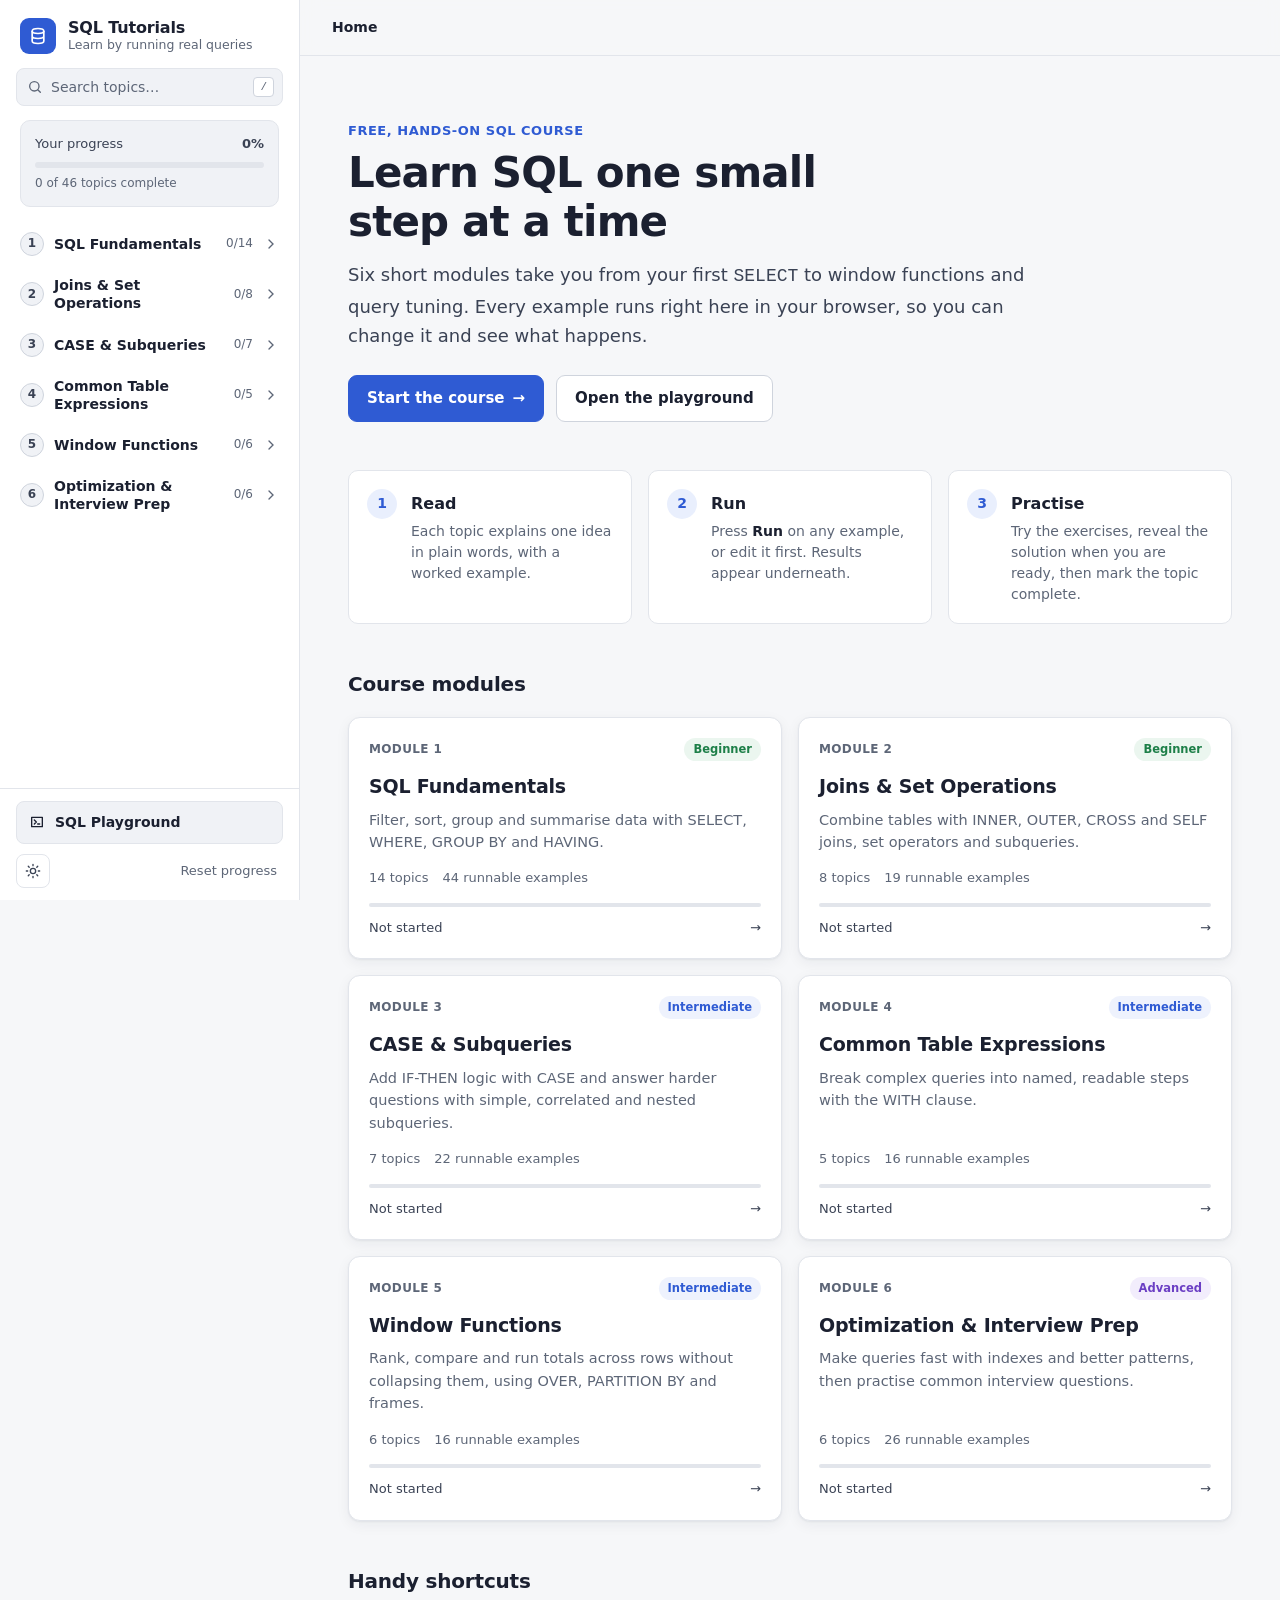
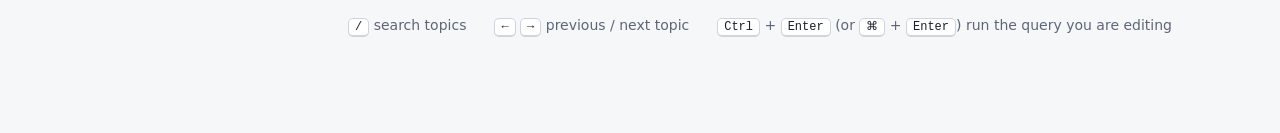
<file: index.html>
<!doctype html>
<html lang="en">
<head>
  <meta charset="utf-8">
  <meta name="viewport" content="width=device-width, initial-scale=1">
  <title>SQL Tutorials — learn SQL step by step</title>
  <meta name="description" content="A free, hands-on SQL course: fundamentals, joins, CASE and subqueries, CTEs, window functions and query optimization. Run every example in your browser.">
  <link rel="icon" href="data:image/svg+xml,%3Csvg xmlns='http://www.w3.org/2000/svg' viewBox='0 0 32 32'%3E%3Crect width='32' height='32' rx='8' fill='%232f5bd3'/%3E%3Cpath d='M9 11c0-2 3-3 7-3s7 1 7 3v10c0 2-3 3-7 3s-7-1-7-3z' fill='none' stroke='white' stroke-width='2'/%3E%3Cpath d='M9 11c0 2 3 3 7 3s7-1 7-3M9 16c0 2 3 3 7 3s7-1 7-3' fill='none' stroke='white' stroke-width='2'/%3E%3C/svg%3E">
  <script>
    (function () {
      var t = localStorage.getItem('sqlt.theme');
      if (!t) t = matchMedia('(prefers-color-scheme: dark)').matches ? 'dark' : 'light';
      document.documentElement.dataset.theme = t;
    })();
  </script>
  <link rel="stylesheet" href="assets/css/style.css">
</head>
<body>
  <a class="skip" href="#view">Skip to content</a>
  <div class="app">
    <aside class="sidebar" id="sidebar" aria-label="Course navigation">
      <div class="brand">
        <a href="#/" class="brand-link">
          <span class="brand-mark" aria-hidden="true">
            <svg viewBox="0 0 24 24" width="20" height="20"><ellipse cx="12" cy="6" rx="7" ry="3" fill="none" stroke="currentColor" stroke-width="2"/><path d="M5 6v12c0 1.7 3.1 3 7 3s7-1.3 7-3V6M5 12c0 1.7 3.1 3 7 3s7-1.3 7-3" fill="none" stroke="currentColor" stroke-width="2"/></svg>
          </span>
          <span>
            <span class="brand-name">SQL Tutorials</span>
            <span class="brand-sub">Learn by running real queries</span>
          </span>
        </a>
      </div>

      <div class="search">
        <svg class="search-icon" viewBox="0 0 24 24" width="16" height="16" aria-hidden="true"><circle cx="11" cy="11" r="7" fill="none" stroke="currentColor" stroke-width="2"/><path d="m20 20-3.5-3.5" stroke="currentColor" stroke-width="2" stroke-linecap="round"/></svg>
        <input id="search" type="search" placeholder="Search topics…" autocomplete="off" aria-label="Search topics" aria-controls="search-results">
        <kbd class="search-kbd">/</kbd>
        <div class="search-results" id="search-results" role="listbox" hidden></div>
      </div>

      <div class="overall" id="overall"></div>

      <nav class="outline" id="outline"></nav>

      <div class="side-footer">
        <a href="#/playground" class="side-link" id="playground-link">
          <svg viewBox="0 0 24 24" width="16" height="16" aria-hidden="true"><path d="M4 5h16v14H4z M8 9l3 3-3 3 M13 15h3" fill="none" stroke="currentColor" stroke-width="2" stroke-linejoin="round" stroke-linecap="round"/></svg>
          SQL Playground
        </a>
        <div class="side-actions">
          <button class="icon-btn" id="theme-toggle" type="button" aria-label="Switch colour theme" title="Switch light / dark">
            <svg class="i-sun" viewBox="0 0 24 24" width="16" height="16"><circle cx="12" cy="12" r="4" fill="none" stroke="currentColor" stroke-width="2"/><path d="M12 2v2M12 20v2M4.9 4.9l1.4 1.4M17.7 17.7l1.4 1.4M2 12h2M20 12h2M4.9 19.1l1.4-1.4M17.7 6.3l1.4-1.4" stroke="currentColor" stroke-width="2" stroke-linecap="round"/></svg>
            <svg class="i-moon" viewBox="0 0 24 24" width="16" height="16"><path d="M20 14.5A8 8 0 1 1 9.5 4a6.5 6.5 0 0 0 10.5 10.5z" fill="none" stroke="currentColor" stroke-width="2" stroke-linejoin="round"/></svg>
          </button>
          <button class="text-btn" id="reset-progress" type="button">Reset progress</button>
        </div>
      </div>
    </aside>

    <div class="scrim" id="scrim" hidden></div>

    <div class="main">
      <header class="topbar">
        <button class="icon-btn menu-btn" id="menu-btn" type="button" aria-label="Open course menu" aria-controls="sidebar" aria-expanded="false">
          <svg viewBox="0 0 24 24" width="20" height="20"><path d="M4 7h16M4 12h16M4 17h16" stroke="currentColor" stroke-width="2" stroke-linecap="round"/></svg>
        </button>
        <nav class="crumbs" id="crumbs" aria-label="Breadcrumb"></nav>
        <div class="topbar-right" id="topbar-right"></div>
        <div class="read-progress" id="read-progress" aria-hidden="true"></div>
      </header>
      <main id="view" tabindex="-1">
        <div class="loading">Loading lessons…</div>
      </main>
    </div>
  </div>


  <noscript><p style="padding:2rem">This course needs JavaScript to show the lessons and run queries.</p></noscript>
  <script src="assets/js/highlight.js"></script>
  <script src="assets/js/sql-runner.js"></script>
  <script src="assets/js/autocomplete.js"></script>
  <script src="assets/js/app.js"></script>
</body>
</html>
</file>
<file: assets/css/style.css>
/* ==========================================================================
   SQL Tutorials — layout and components
   ========================================================================== */

:root {
  --sidebar-w: 300px;
  --content-w: 780px;
  --radius: 10px;
  --radius-sm: 6px;
  --font: ui-sans-serif, system-ui, -apple-system, "Segoe UI", Roboto, "Helvetica Neue", Arial, sans-serif;
  --mono: ui-monospace, SFMono-Regular, "SF Mono", Menlo, Consolas, "Liberation Mono", monospace;

  --bg: #f6f7f9;
  --surface: #ffffff;
  --surface-2: #f0f2f6;
  --border: #e2e5eb;
  --border-strong: #cfd4dd;
  --text: #1b2030;
  --text-2: #3a4254;
  --muted: #5d6677;
  --accent: #2f5bd3;
  --accent-ink: #ffffff;
  --accent-soft: #e9effd;
  --accent-line: #b9c9f5;
  --good: #1d7f48;
  --good-soft: #e6f4ec;
  --bad: #b93a26;
  --bad-soft: #fbecea;
  --hl: #fff4c7;
  --shadow: 0 1px 2px rgba(20, 28, 45, .05), 0 4px 14px rgba(20, 28, 45, .06);

  --c-def: #2f5bd3;   --c-def-bg: #eef2fd;
  --c-tip: #1d7f48;   --c-tip-bg: #ebf6ef;
  --c-warn: #a35f00;  --c-warn-bg: #fdf4e3;
  --c-note: #2c6c8f;  --c-note-bg: #eaf4f9;
  --c-int: #6b3fc4;   --c-int-bg: #f2edfc;
  --c-scn: #0f7a73;   --c-scn-bg: #e6f5f3;
  --c-neutral: #4b5568; --c-neutral-bg: #f1f3f6;

  --code-bg: #f7f8fb;
  --code-bar: #eef0f5;
  --tk-kw: #6a2fd0;
  --tk-fn: #0b6e8a;
  --tk-str: #a14b00;
  --tk-num: #b0215e;
  --tk-com: #6b7382;
  --tk-op: #55607a;
}

[data-theme="dark"] {
  --bg: #0e1116;
  --surface: #151920;
  --surface-2: #1b2029;
  --border: #272d38;
  --border-strong: #36404e;
  --text: #e5e8ee;
  --text-2: #c9ced8;
  --muted: #98a1b1;
  --accent: #7c9bff;
  --accent-ink: #0e1116;
  --accent-soft: rgba(124, 155, 255, .13);
  --accent-line: rgba(124, 155, 255, .45);
  --good: #5ccf8d;
  --good-soft: rgba(92, 207, 141, .12);
  --bad: #ff8a75;
  --bad-soft: rgba(255, 138, 117, .12);
  --hl: rgba(255, 214, 92, .18);
  --shadow: 0 1px 2px rgba(0, 0, 0, .3), 0 6px 18px rgba(0, 0, 0, .25);

  --c-def: #8aa6ff;   --c-def-bg: rgba(138, 166, 255, .09);
  --c-tip: #66d39a;   --c-tip-bg: rgba(102, 211, 154, .08);
  --c-warn: #f2b35a;  --c-warn-bg: rgba(242, 179, 90, .09);
  --c-note: #6cc1e8;  --c-note-bg: rgba(108, 193, 232, .08);
  --c-int: #b79bff;   --c-int-bg: rgba(183, 155, 255, .09);
  --c-scn: #4fd1c5;   --c-scn-bg: rgba(79, 209, 197, .08);
  --c-neutral: #aab3c2; --c-neutral-bg: rgba(170, 179, 194, .07);

  --code-bg: #10141a;
  --code-bar: #181d25;
  --tk-kw: #c3a6ff;
  --tk-fn: #6fd3ee;
  --tk-str: #f3bf6b;
  --tk-num: #ff94bf;
  --tk-com: #7f8898;
  --tk-op: #a2abbb;
}

*, *::before, *::after { box-sizing: border-box; }
html { -webkit-text-size-adjust: 100%; scroll-padding-top: 80px; }
body {
  margin: 0;
  font: 16px/1.65 var(--font);
  color: var(--text);
  background: var(--bg);
  -webkit-font-smoothing: antialiased;
}
a { color: var(--accent); text-decoration: none; }
a:hover { text-decoration: underline; }
code, kbd, pre, textarea { font-family: var(--mono); }
:focus-visible { outline: 2px solid var(--accent); outline-offset: 2px; border-radius: 4px; }
button { font: inherit; color: inherit; }
[hidden] { display: none !important; }

.skip { position: absolute; left: -999px; top: 8px; background: var(--accent); color: var(--accent-ink); padding: 8px 12px; border-radius: 6px; z-index: 100; }
.skip:focus { left: 8px; }

/* ------------------------------------------------------------------ layout */
.app { display: grid; grid-template-columns: var(--sidebar-w) minmax(0, 1fr); min-height: 100vh; }

.sidebar {
  position: sticky; top: 0; height: 100vh;
  display: flex; flex-direction: column;
  background: var(--surface);
  border-right: 1px solid var(--border);
  z-index: 30;
}
.main { min-width: 0; display: flex; flex-direction: column; overflow-x: clip; }

.topbar {
  position: sticky; top: 0; z-index: 20;
  display: flex; align-items: center; gap: 12px;
  height: 56px; padding: 0 32px;
  background: color-mix(in srgb, var(--bg) 86%, transparent);
  backdrop-filter: saturate(1.4) blur(10px);
  -webkit-backdrop-filter: saturate(1.4) blur(10px);
  border-bottom: 1px solid var(--border);
}
.read-progress {
  position: absolute; left: 0; right: 0; bottom: -1px; height: 2px;
  background: var(--accent); transform-origin: 0 50%; transform: scaleX(0);
}
.crumbs { display: flex; align-items: center; gap: 8px; min-width: 0; font-size: 14px; color: var(--muted); white-space: nowrap; overflow: hidden; }
.crumbs > * { overflow: hidden; text-overflow: ellipsis; }
.crumbs a { color: var(--muted); }
.crumbs a:hover { color: var(--text); }
.crumbs [aria-current] { color: var(--text); font-weight: 600; }
.crumbs .sep { color: var(--border-strong); flex: none; }
.topbar-right { margin-left: auto; flex: none; }
.step-count { font-size: 13px; color: var(--muted); font-variant-numeric: tabular-nums; background: var(--surface-2); border: 1px solid var(--border); padding: 2px 10px; border-radius: 99px; }
.topbar .menu-btn { display: none; }

#view { padding: 40px 48px 96px; outline: none; }
.lesson, .home, .playground, .loading, .load-error { max-width: var(--content-w); margin: 0 auto; }
.home, .playground { max-width: 1040px; }
.loading, .load-error { padding: 40px 0; color: var(--muted); }

/* ------------------------------------------------------------------ sidebar parts */
.brand { padding: 18px 20px 14px; }
.brand-link { display: flex; align-items: center; gap: 12px; color: var(--text); }
.brand-link:hover { text-decoration: none; }
.brand-mark { width: 36px; height: 36px; border-radius: 9px; background: var(--accent); color: var(--accent-ink); display: grid; place-items: center; flex: none; }
.brand-name { display: block; font-weight: 700; font-size: 16px; letter-spacing: -.01em; line-height: 1.2; }
.brand-sub { display: block; font-size: 12.5px; color: var(--muted); line-height: 1.3; }

.search { position: relative; margin: 0 16px 14px; }
.search input {
  width: 100%; height: 38px; padding: 0 34px 0 34px;
  font: inherit; font-size: 14px; color: var(--text);
  background: var(--surface-2); border: 1px solid var(--border); border-radius: 8px;
}
.search input::placeholder { color: var(--muted); }
.search input:focus { outline: none; border-color: var(--accent); background: var(--surface); box-shadow: 0 0 0 3px var(--accent-soft); }
.search input::-webkit-search-cancel-button { display: none; }
.search-icon { position: absolute; left: 11px; top: 11px; color: var(--muted); }
.search-kbd { position: absolute; right: 9px; top: 9px; font-size: 11px; line-height: 18px; padding: 0 6px; color: var(--muted); border: 1px solid var(--border-strong); border-radius: 4px; background: var(--surface); }
.search input:focus ~ .search-kbd { display: none; }
.search-results {
  position: absolute; left: 0; top: 44px; width: min(420px, calc(100vw - 32px));
  max-height: 70vh; overflow: auto; z-index: 40;
  background: var(--surface); border: 1px solid var(--border); border-radius: var(--radius);
  box-shadow: 0 12px 40px rgba(0, 0, 0, .16); padding: 6px;
}
.search-hit { display: grid; grid-template-columns: 1fr auto; gap: 2px 10px; padding: 9px 10px; border-radius: 7px; color: var(--text); }
.search-hit:hover, .search-hit.sel { background: var(--accent-soft); text-decoration: none; }
.hit-title { font-weight: 600; font-size: 14px; }
.hit-mod { font-size: 11.5px; color: var(--muted); align-self: center; }
.hit-snip { grid-column: 1 / -1; font-size: 12.5px; color: var(--muted); line-height: 1.45; }
.search-hit mark { background: var(--hl); color: inherit; border-radius: 2px; padding: 0 1px; }
.search-empty { margin: 8px 10px; font-size: 14px; color: var(--muted); }

.overall { margin: 0 20px 10px; padding: 12px 14px; border-radius: var(--radius); background: var(--surface-2); border: 1px solid var(--border); }
.overall-row { display: flex; justify-content: space-between; font-size: 13px; color: var(--text-2); }
.overall-row strong { font-variant-numeric: tabular-nums; }
.overall-sub { font-size: 12px; color: var(--muted); margin-top: 6px; }
.bar { height: 6px; border-radius: 99px; background: var(--border); overflow: hidden; margin-top: 8px; }
.bar span { display: block; height: 100%; background: var(--good); border-radius: inherit; transition: width .4s ease; }
.bar.small { height: 4px; }

.outline { flex: 1; overflow-y: auto; padding: 6px 10px 16px; overscroll-behavior: contain; }
.mod { margin-bottom: 2px; }
.mod-head {
  width: 100%; display: flex; align-items: center; gap: 10px;
  padding: 9px 10px; border: 0; background: none; cursor: pointer; text-align: left;
  border-radius: 8px; color: var(--text);
}
.mod-head:hover { background: var(--surface-2); }
.mod-num {
  flex: none; width: 24px; height: 24px; border-radius: 50%;
  display: grid; place-items: center; font-size: 12px; font-weight: 700;
  background: var(--surface-2); border: 1px solid var(--border-strong); color: var(--text-2);
}
.mod.open .mod-num { background: var(--accent); border-color: var(--accent); color: var(--accent-ink); }
.mod.complete .mod-num { background: var(--good); border-color: var(--good); color: #fff; }
.mod-title { flex: 1; font-weight: 600; font-size: 14px; line-height: 1.3; }
.mod-count { font-size: 12px; color: var(--muted); font-variant-numeric: tabular-nums; }
.chev { color: var(--muted); transition: transform .2s ease; flex: none; }
.mod.open .chev { transform: rotate(90deg); }
.topics { list-style: none; margin: 2px 0 8px; padding: 0 0 0 21px; display: none; }
.mod.open .topics { display: block; }
.topic-link {
  position: relative; display: flex; align-items: flex-start; gap: 10px;
  padding: 6px 10px 6px 14px; font-size: 13.5px; line-height: 1.4; color: var(--text-2);
  border-left: 2px solid var(--border); border-radius: 0 6px 6px 0;
}
.topic-link:hover { background: var(--surface-2); text-decoration: none; color: var(--text); }
.topic-link .dot { flex: none; width: 14px; height: 14px; margin-top: 2px; border-radius: 50%; border: 1.5px solid var(--border-strong); background: var(--surface); }
.topic-link.done .dot { border-color: var(--good); background: var(--good) url("data:image/svg+xml,%3Csvg xmlns='http://www.w3.org/2000/svg' viewBox='0 0 24 24'%3E%3Cpath d='m6 12 4 4 8-9' fill='none' stroke='white' stroke-width='3.5' stroke-linecap='round' stroke-linejoin='round'/%3E%3C/svg%3E") center/10px no-repeat; }
.topic-link.current { color: var(--accent); font-weight: 600; background: var(--accent-soft); border-left-color: var(--accent); }
.topic-link.current .dot { border-color: var(--accent); box-shadow: inset 0 0 0 3px var(--surface); background: var(--accent); }
.topic-link.current.done .dot { box-shadow: none; background-color: var(--good); border-color: var(--good); }

.side-footer { border-top: 1px solid var(--border); padding: 12px 16px; display: flex; flex-direction: column; gap: 10px; }
.side-link { display: flex; align-items: center; gap: 10px; padding: 9px 12px; border-radius: 8px; font-weight: 600; font-size: 14px; color: var(--text); background: var(--surface-2); border: 1px solid var(--border); }
.side-link:hover, .side-link.current { text-decoration: none; border-color: var(--accent-line); color: var(--accent); }
.side-actions { display: flex; align-items: center; justify-content: space-between; }
.icon-btn { width: 34px; height: 34px; display: grid; place-items: center; border-radius: 8px; border: 1px solid var(--border); background: var(--surface); cursor: pointer; color: var(--text-2); }
.icon-btn:hover { color: var(--text); border-color: var(--border-strong); }
[data-theme="dark"] .i-sun, :root:not([data-theme="dark"]) .i-moon { display: none; }
.text-btn { border: 0; background: none; padding: 4px 6px; font-size: 13px; color: var(--muted); cursor: pointer; border-radius: 6px; }
.text-btn:hover { color: var(--text); background: var(--surface-2); }

.scrim { position: fixed; inset: 0; background: rgba(10, 14, 22, .45); z-index: 25; }

/* ------------------------------------------------------------------ buttons */
.btn {
  display: inline-flex; align-items: center; gap: 8px;
  padding: 10px 18px; border-radius: 9px; font-weight: 600; font-size: 15px;
  border: 1px solid var(--border-strong); background: var(--surface); color: var(--text); cursor: pointer;
  transition: background .15s, border-color .15s, transform .05s;
}
.btn:hover { text-decoration: none; border-color: var(--accent-line); }
.btn:active { transform: translateY(1px); }
.btn.primary { background: var(--accent); border-color: var(--accent); color: var(--accent-ink); }
.btn.primary:hover { filter: brightness(1.07); }

/* ------------------------------------------------------------------ home */
.hero { padding: 24px 0 8px; }
.eyebrow { margin: 0 0 8px; font-size: 13px; font-weight: 600; letter-spacing: .04em; text-transform: uppercase; color: var(--accent); }
.eyebrow a { color: inherit; }
.hero h1 { font-size: clamp(30px, 4vw, 42px); line-height: 1.15; letter-spacing: -.02em; margin: 0 0 14px; max-width: 18ch; }
.hero-lead { font-size: 18px; color: var(--text-2); max-width: 62ch; margin: 0 0 24px; }
.hero-lead.small { font-size: 16px; margin-bottom: 8px; }
.hero-actions { display: flex; flex-wrap: wrap; gap: 12px; }
.how { display: grid; grid-template-columns: repeat(3, 1fr); gap: 16px; margin: 40px 0 8px; }
.how-step { display: flex; gap: 14px; padding: 18px; border-radius: var(--radius); background: var(--surface); border: 1px solid var(--border); }
.how-num { flex: none; width: 30px; height: 30px; border-radius: 50%; display: grid; place-items: center; font-weight: 700; font-size: 14px; background: var(--accent-soft); color: var(--accent); }
.how-step h3 { margin: 2px 0 4px; font-size: 16px; }
.how-step p { margin: 0; font-size: 14px; color: var(--muted); line-height: 1.5; }
.kbd-inline { font-weight: 600; color: var(--text); }
.section-h { font-size: 20px; margin: 44px 0 16px; letter-spacing: -.01em; }
.cards { display: grid; grid-template-columns: repeat(2, minmax(0, 1fr)); gap: 16px; }
.card-mod {
  display: flex; flex-direction: column; gap: 6px; padding: 20px;
  border-radius: 12px; background: var(--surface); border: 1px solid var(--border); color: var(--text);
  box-shadow: var(--shadow); transition: border-color .15s, transform .15s;
}
.card-mod:hover { text-decoration: none; border-color: var(--accent-line); transform: translateY(-2px); }
.card-top { display: flex; justify-content: space-between; align-items: center; }
.mod-badge { font-size: 12px; font-weight: 700; color: var(--muted); letter-spacing: .03em; text-transform: uppercase; }
.level { font-size: 11.5px; font-weight: 600; padding: 2px 9px; border-radius: 99px; }
.level-beginner { background: var(--c-tip-bg); color: var(--c-tip); }
.level-intermediate { background: var(--c-def-bg); color: var(--c-def); }
.level-advanced { background: var(--c-int-bg); color: var(--c-int); }
.card-mod h3 { margin: 4px 0 0; font-size: 19px; letter-spacing: -.01em; }
.card-mod p { margin: 0; color: var(--muted); font-size: 14.5px; line-height: 1.55; flex: 1; }
.card-meta { display: flex; gap: 14px; font-size: 13px; color: var(--muted); margin-top: 8px; }
.card-foot { display: flex; justify-content: space-between; font-size: 13px; color: var(--text-2); margin-top: 4px; }
.tips ul { margin: 0; padding: 0; list-style: none; display: flex; flex-wrap: wrap; gap: 10px 28px; color: var(--muted); font-size: 14px; }
kbd { font-size: 12px; padding: 1px 6px; border: 1px solid var(--border-strong); border-bottom-width: 2px; border-radius: 5px; background: var(--surface); color: var(--text); }

/* ------------------------------------------------------------------ lesson */
.lesson-head { margin-bottom: 28px; }
.lesson-head h1 { font-size: clamp(28px, 3.4vw, 36px); line-height: 1.2; letter-spacing: -.02em; margin: 0 0 12px; }
.lesson-meta { display: flex; flex-wrap: wrap; gap: 8px; }
.lesson-meta span { font-size: 13px; color: var(--muted); padding: 2px 10px; border-radius: 99px; background: var(--surface); border: 1px solid var(--border); }
.lesson-meta .done-pill { color: var(--good); background: var(--good-soft); border-color: transparent; font-weight: 600; }

.run-note { display: flex; align-items: flex-start; gap: 12px; padding: 12px 14px; margin-bottom: 28px; border-radius: var(--radius); background: var(--accent-soft); border: 1px solid var(--accent-line); color: var(--text-2); }
.run-note svg { flex: none; color: var(--accent); margin-top: 3px; }
.run-note p { margin: 0; font-size: 14px; line-height: 1.55; flex: 1; }
.run-note .text-btn { flex: none; color: var(--accent); font-weight: 600; }

.prose { font-size: 16.5px; color: var(--text-2); }
.prose > :first-child { margin-top: 0; }
.prose p { margin: 0 0 14px; }
.prose .lead { font-size: 19px; line-height: 1.6; color: var(--text); margin-bottom: 24px; }
.prose h3 { font-size: 21px; line-height: 1.3; letter-spacing: -.01em; color: var(--text); margin: 40px 0 12px; }
.prose h4 { font-size: 16px; color: var(--text); margin: 18px 0 8px; }
.prose ul, .prose ol { padding-left: 1.3em; margin: 0 0 14px; }
.prose li { margin: 4px 0; }
.prose li::marker { color: var(--muted); }
.prose strong { color: var(--text); }
.prose .term { color: var(--accent); }
.prose code { font-size: .86em; padding: .12em .38em; border-radius: 5px; background: var(--surface-2); border: 1px solid var(--border); color: var(--text); word-break: break-word; }
.prose .bad { color: var(--bad); font-weight: 600; }
.prose .good { color: var(--good); font-weight: 600; }

/* tables in content */
.table-wrap { overflow-x: auto; margin: 12px 0 18px; border: 1px solid var(--border); border-radius: var(--radius); background: var(--surface); }
.table-wrap table { width: 100%; border-collapse: collapse; font-size: 14.5px; line-height: 1.45; }
.table-wrap caption { caption-side: top; text-align: left; padding: 9px 14px; font-size: 13px; font-weight: 600; color: var(--muted); background: var(--surface-2); border-bottom: 1px solid var(--border); font-family: var(--mono); }
.table-wrap th { text-align: left; font-weight: 600; color: var(--text); background: var(--surface-2); padding: 9px 14px; border-bottom: 1px solid var(--border); white-space: nowrap; }
.table-wrap td { padding: 8px 14px; border-top: 1px solid var(--border); vertical-align: top; }
.table-wrap tbody tr:first-child td { border-top: 0; }
.table-wrap tbody tr:hover td { background: color-mix(in srgb, var(--surface-2) 60%, transparent); }
.table-wrap td.hl { background: var(--hl); font-weight: 600; color: var(--text); }
.table-wrap tr.hl td { background: color-mix(in srgb, var(--hl) 55%, transparent); }
.table-wrap td.frame { font-family: var(--mono); font-size: 13px; color: var(--c-def); }
.viz .table-wrap td, .sample .table-wrap td { white-space: nowrap; }
.table-wrap td.bad { color: var(--bad); font-weight: 600; }
.table-wrap td.good { color: var(--good); font-weight: 600; }

/* callouts */
.callout { --c: var(--c-note); --cbg: var(--c-note-bg); margin: 18px 0; padding: 14px 16px 14px 16px; border-radius: var(--radius); background: var(--cbg); border: 1px solid color-mix(in srgb, var(--c) 22%, transparent); border-left: 4px solid var(--c); font-size: 15.5px; }
.callout.def { --c: var(--c-def); --cbg: var(--c-def-bg); }
.callout.tip, .callout.result { --c: var(--c-tip); --cbg: var(--c-tip-bg); }
.callout.warn { --c: var(--c-warn); --cbg: var(--c-warn-bg); }
.callout.interview { --c: var(--c-int); --cbg: var(--c-int-bg); }
.callout.scenario { --c: var(--c-scn); --cbg: var(--c-scn-bg); }
.callout.steps, .callout.data, .callout.metric { --c: var(--c-neutral); --cbg: var(--c-neutral-bg); }
.callout-title { display: flex; align-items: center; gap: 8px; margin: 0 0 6px !important; font-weight: 700; font-size: 14.5px; color: var(--c); }
.callout-title svg { flex: none; }
.callout-body > :last-child { margin-bottom: 0; }
.callout-body ul, .callout-body ol { margin-bottom: 0; }
.callout .table-wrap { background: var(--surface); }
.callout .code { margin-bottom: 4px; }

/* worked examples, exercises, cards */
.example, .exercise {
  margin: 18px 0 26px; padding: 20px; border-radius: 12px;
  background: var(--surface); border: 1px solid var(--border); box-shadow: var(--shadow);
}
.example > :last-child, .exercise > :last-child { margin-bottom: 0; }
.example-title { font-weight: 600; color: var(--text); margin-bottom: 12px !important; }
.exercise > h3 { margin: 0 0 10px; font-size: 18px; }
.exercise > h3:not(:first-child) { margin-top: 26px; }
.ex-tag { display: inline-block; font-size: 11.5px; font-weight: 700; text-transform: uppercase; letter-spacing: .05em; color: var(--accent); background: var(--accent-soft); padding: 2px 8px; border-radius: 99px; margin-bottom: 8px; }
.exercise .ex-tag + h3 { margin-top: 0; }

.grid-2 { display: grid; grid-template-columns: repeat(2, minmax(0, 1fr)); gap: 16px; margin: 16px 0; align-items: start; }
.grid-2 > * { min-width: 0; }
.card { margin: 16px 0; padding: 16px 18px; border-radius: var(--radius); background: var(--surface); border: 1px solid var(--border); }
.grid-2 > .card { margin: 0; }
.card > :last-child { margin-bottom: 0; }
.card > h3, .card > h4, .card-title { margin: 0 0 10px !important; font-size: 16px; font-weight: 700; color: var(--text); }
.card.bad { border-top: 3px solid var(--bad); }
.card.good { border-top: 3px solid var(--good); }
.card.bad > h4 { color: var(--bad); }
.card.good > h4 { color: var(--good); }
.example .card, .exercise .card { box-shadow: none; background: var(--bg); }
.sample { margin: 12px 0; }
.sample > h4 { margin-top: 0; }

/* step-by-step visuals */
.viz { margin: 16px 0; padding: 16px; border-radius: var(--radius); border: 1px dashed var(--border-strong); background: var(--bg); }
.viz-step { display: inline-block; font-weight: 600; font-size: 13.5px; color: var(--text); background: var(--surface); border: 1px solid var(--border); padding: 3px 10px; border-radius: 99px; margin: 0 0 4px !important; }
.viz-arrow { text-align: center; font-size: 20px; color: var(--muted); margin: 4px 0; }
.frame { margin: 10px 0; padding: 10px 14px; border-radius: 8px; border: 1px solid var(--accent-line); background: var(--accent-soft); font-size: 15px; }

ol.flow { list-style: none; counter-reset: none; padding: 0; margin: 14px 0 20px; display: grid; gap: 8px; }
ol.flow li { display: grid; grid-template-columns: 130px 1fr; align-items: center; gap: 14px; margin: 0; padding: 10px 14px; border-radius: 8px; background: var(--surface); border: 1px solid var(--border); position: relative; }
ol.flow li:not(:last-child)::after { content: ""; position: absolute; left: 30px; bottom: -9px; width: 2px; height: 8px; background: var(--border-strong); }
ol.flow strong { font-family: var(--mono); font-size: 14px; color: var(--accent); }
ol.flow span { color: var(--text-2); font-size: 15px; }

/* solutions / reveal */
details.solution { margin: 14px 0 4px; border-radius: var(--radius); border: 1px solid var(--border); background: var(--surface); }
details.solution > summary {
  list-style: none; cursor: pointer; display: flex; align-items: center; gap: 10px;
  padding: 10px 14px; font-weight: 600; font-size: 14.5px; color: var(--accent); border-radius: var(--radius);
}
details.solution > summary::-webkit-details-marker { display: none; }
details.solution > summary::before {
  content: ""; width: 18px; height: 18px; flex: none; border-radius: 50%;
  background: var(--accent-soft) url("data:image/svg+xml,%3Csvg xmlns='http://www.w3.org/2000/svg' viewBox='0 0 24 24'%3E%3Cpath d='m9 6 6 6-6 6' fill='none' stroke='%232f5bd3' stroke-width='3' stroke-linecap='round'/%3E%3C/svg%3E") center/12px no-repeat;
  transition: transform .2s;
}
details.solution[open] > summary::before { transform: rotate(90deg); }
details.solution > summary:hover { background: var(--accent-soft); }
details.solution .sum-open, details.solution[open] .sum-closed { display: none; }
details.solution[open] .sum-open { display: inline; }
details.solution > div { padding: 4px 16px 14px; border-top: 1px solid var(--border); }
details.solution > div > :first-child { margin-top: 12px; }
details.solution > div > :last-child { margin-bottom: 0; }

/* try it */
.tryit { margin: 28px 0 8px; padding: 18px 20px 20px; border-radius: 12px; background: var(--accent-soft); border: 1px solid var(--accent-line); }
.tryit-title { display: flex; align-items: center; gap: 8px; font-weight: 700; color: var(--accent); margin: 0 0 6px !important; font-size: 15px; }
.tryit-title::before { content: ""; width: 18px; height: 18px; background: currentColor; -webkit-mask: url("data:image/svg+xml,%3Csvg xmlns='http://www.w3.org/2000/svg' viewBox='0 0 24 24'%3E%3Cpath d='M4 20h4L19 9l-4-4L4 16z M14 6l4 4' fill='none' stroke='black' stroke-width='2' stroke-linejoin='round'/%3E%3C/svg%3E") center/contain no-repeat; mask: url("data:image/svg+xml,%3Csvg xmlns='http://www.w3.org/2000/svg' viewBox='0 0 24 24'%3E%3Cpath d='M4 20h4L19 9l-4-4L4 16z M14 6l4 4' fill='none' stroke='black' stroke-width='2' stroke-linejoin='round'/%3E%3C/svg%3E") center/contain no-repeat; }
.tryit .code { background: var(--surface); }

/* ------------------------------------------------------------------ code blocks */
.code { margin: 12px 0 16px; border-radius: var(--radius); border: 1px solid var(--border); background: var(--code-bg); overflow: hidden; }
.code-bar { display: flex; align-items: center; gap: 8px; padding: 5px 6px 5px 12px; background: var(--code-bar); border-bottom: 1px solid var(--border); min-height: 36px; }
.code-lang { font-size: 11.5px; font-weight: 700; letter-spacing: .06em; text-transform: uppercase; color: var(--muted); }
.code-note { font-size: 11.5px; color: var(--muted); border: 1px solid var(--border-strong); border-radius: 99px; padding: 0 8px; cursor: help; }
.code-actions { margin-left: auto; display: flex; gap: 6px; }
.cb { display: inline-flex; align-items: center; gap: 6px; height: 26px; padding: 0 10px; font-size: 12.5px; font-weight: 600; border-radius: 6px; border: 1px solid var(--border-strong); background: var(--surface); color: var(--text-2); cursor: pointer; }
.cb:hover { color: var(--text); border-color: var(--muted); }
.cb.run { background: var(--good); border-color: var(--good); color: #fff; }
.cb.run:hover { filter: brightness(1.08); color: #fff; }
[data-theme="dark"] .cb.run { color: #0b1a11; }
.cb.run:disabled { opacity: .6; cursor: progress; }
.cb.flash { color: var(--good); border-color: var(--good); }

.code-hl, .code-edit textarea {
  margin: 0; padding: 14px 16px; border: 0;
  font: 14px/1.6 var(--mono); tab-size: 4;
  white-space: pre-wrap; word-break: break-word; overflow-wrap: anywhere;
}
.code-hl { color: var(--text); background: transparent; }
.code-hl.static { overflow-x: auto; }
.code-edit { position: relative; }
.code-edit .code-hl { pointer-events: none; min-height: 100%; }
.code-edit textarea {
  position: absolute; inset: 0; width: 100%; height: 100%;
  resize: none; overflow: hidden; background: transparent;
  color: transparent; caret-color: var(--text); outline: none;
}
.code-edit textarea::placeholder { color: var(--tk-com); }
.code-edit textarea::selection { background: color-mix(in srgb, var(--accent) 30%, transparent); color: transparent; }
.code.is-runnable:focus-within { border-color: var(--accent-line); box-shadow: 0 0 0 3px var(--accent-soft); }
.code.is-editor .code-edit { min-height: 128px; }
.code.big .code-edit { min-height: 260px; }
.code.big .code-hl, .code.big textarea { font-size: 15px; }

.tk-kw { color: var(--tk-kw); font-weight: 600; }
.tk-fn { color: var(--tk-fn); }
.tk-str { color: var(--tk-str); }
.tk-num { color: var(--tk-num); }
.tk-com { color: var(--tk-com); font-style: italic; }
.tk-op { color: var(--tk-op); }

.code-result { border-top: 1px solid var(--border); background: var(--surface); }
.res-status { display: flex; align-items: center; gap: 10px; padding: 8px 14px; font-size: 13px; color: var(--muted); }
.res-status.ok { color: var(--good); font-weight: 600; }
.res-status.ok::before { content: ""; width: 8px; height: 8px; border-radius: 50%; background: currentColor; flex: none; }
.res-meta { margin-left: auto; font-weight: 400; color: var(--muted); font-variant-numeric: tabular-nums; }
.res-set + .res-set { border-top: 1px solid var(--border); }
.res-table { max-height: 340px; overflow: auto; border-top: 1px solid var(--border); }
.res-table table { border-collapse: collapse; width: 100%; font: 13px/1.45 var(--mono); }
.res-table th { position: sticky; top: 0; background: var(--surface-2); text-align: left; padding: 7px 12px; font-weight: 600; color: var(--text); border-bottom: 1px solid var(--border); white-space: nowrap; }
.res-table td { padding: 6px 12px; border-bottom: 1px solid var(--border); color: var(--text-2); white-space: nowrap; max-width: 360px; overflow: hidden; text-overflow: ellipsis; }
.res-table th.num, .res-table td.num { text-align: right; font-variant-numeric: tabular-nums; }
.res-table th:not(.fill), .res-table td:not(.fill) { width: 1px; }
.res-table th + th:not(.fill), .res-table td + td:not(.fill) { padding-left: 28px; }
.res-table .fill { width: auto; padding: 0; }
.res-table td.null { color: var(--muted); font-style: italic; }
.res-table tbody tr:nth-child(even) td { background: color-mix(in srgb, var(--surface-2) 45%, transparent); }
.res-error { padding: 12px 14px; color: var(--bad); background: var(--bad-soft); font-size: 14px; }
.res-error strong { margin-right: 8px; }
.res-error span { font-family: var(--mono); font-size: 13px; }
.res-hint { margin: 6px 0 0; font-size: 13px; color: var(--muted); }

/* ------------------------------------------------------------------ lesson footer */
.lesson-foot { margin-top: 48px; padding-top: 28px; border-top: 1px solid var(--border); }
.complete-btn { width: 100%; justify-content: center; padding: 13px 18px; font-size: 16px; }
.complete-btn[aria-pressed="true"] { color: var(--good); border-color: var(--good); background: var(--good-soft); }
.pager { display: grid; grid-template-columns: 1fr 1fr; gap: 14px; margin-top: 16px; }
.pager-link { display: flex; flex-direction: column; gap: 2px; padding: 14px 16px; border-radius: var(--radius); border: 1px solid var(--border); background: var(--surface); color: var(--text); }
.pager-link:hover { text-decoration: none; border-color: var(--accent-line); }
.pager-link.next { text-align: right; align-items: flex-end; }
.pager-label { font-size: 12.5px; font-weight: 600; color: var(--accent); }
.pager-title { font-weight: 600; line-height: 1.35; }
.pager-mod { font-size: 12.5px; color: var(--muted); }

/* ------------------------------------------------------------------ playground */
.pg-grid { display: grid; grid-template-columns: 280px minmax(0, 1fr); gap: 20px; align-items: start; margin-top: 20px; }
.schema { position: sticky; top: 76px; max-height: calc(100vh - 96px); overflow: auto; background: var(--surface); border: 1px solid var(--border); border-radius: 12px; }
.schema-head { display: flex; justify-content: space-between; align-items: center; padding: 12px 14px; border-bottom: 1px solid var(--border); position: sticky; top: 0; background: var(--surface); z-index: 1; }
.schema-head h2 { margin: 0; font-size: 15px; }
.schema-list { padding: 6px; }
.schema-group { margin-bottom: 4px; }
.schema-group summary { cursor: pointer; padding: 8px 8px 4px; font-weight: 700; font-size: 13px; color: var(--text); list-style: none; }
.schema-group summary::-webkit-details-marker { display: none; }
.schema-group summary span { display: block; font-weight: 400; font-size: 12px; color: var(--muted); }
.schema-group ul { list-style: none; margin: 0; padding: 0; }
.schema-group .trow { display: flex; align-items: flex-start; }
.schema-group .tprev { flex: 1; min-width: 0; display: flex; justify-content: space-between; gap: 8px; padding: 6px 8px 0; border: 0; background: none; cursor: pointer; border-radius: 6px; text-align: left; }
.schema-group .tins { flex: none; width: 22px; height: 22px; margin: 4px 4px 0 0; border: 1px solid var(--border); background: var(--surface); color: var(--muted); border-radius: 6px; cursor: pointer; font: 600 14px/1 var(--font); opacity: 0; }
.schema-group li:hover .tins, .schema-group .tins:focus-visible { opacity: 1; }
.schema-group .tins:hover { color: var(--accent); border-color: var(--accent); }
.tcol { border: 0; background: none; padding: 0; font: inherit; color: inherit; cursor: pointer; border-radius: 3px; }
.tcol:hover { color: var(--accent); text-decoration: underline; }
.schema-group li { border-radius: 6px; padding-bottom: 6px; }
.schema-group li:hover { background: var(--accent-soft); }
.tname { font: 600 13px var(--mono); color: var(--accent); }
.tname em { font: italic 400 11px var(--font); color: var(--muted); }
.trows { font-size: 11.5px; color: var(--muted); white-space: nowrap; }
.tcols { margin: 2px 8px 0; font: 11.5px/1.45 var(--mono); color: var(--muted); }
.muted { color: var(--muted); padding: 8px; font-size: 14px; }
.pg-main .code { margin-top: 0; }
.pg-main .pg-preview { margin-top: 16px; }
.pg-preview .pv-name { font: 600 13px var(--mono); color: var(--accent); }
@media (hover: none) { .schema-group .tins { opacity: 1; } }

/* ------------------------------------------------------------------ autocomplete */
.ac-mirror { position: absolute; top: 0; left: 0; right: 0; visibility: hidden; pointer-events: none; }
.ac-box { position: fixed; z-index: 70; margin: 0; padding: 4px; list-style: none; min-width: 220px; max-width: 360px; max-height: 260px; overflow: auto; background: var(--surface); border: 1px solid var(--border-strong); border-radius: 8px; box-shadow: 0 10px 30px rgba(0, 0, 0, .18); font: 13px/1.4 var(--mono); }
.ac-box li { display: flex; align-items: center; gap: 8px; padding: 4px 8px; border-radius: 5px; cursor: pointer; color: var(--text); }
.ac-box li.sel { background: var(--accent-soft); }
.ac-kind { flex: none; width: 16px; height: 16px; display: grid; place-items: center; border-radius: 4px; font: 700 10px var(--font); color: var(--surface); background: var(--muted); }
.ac-column { background: var(--accent); }
.ac-table, .ac-view, .ac-cte { background: var(--good); }
.ac-keyword { background: var(--tk-kw); }
.ac-function { background: var(--tk-fn); }
.ac-label { white-space: nowrap; }
.ac-detail { margin-left: auto; padding-left: 12px; font: 11.5px var(--font); color: var(--muted); white-space: nowrap; overflow: hidden; text-overflow: ellipsis; }


/* ------------------------------------------------------------------ responsive */
@media (max-width: 1100px) {
  #view { padding: 32px 32px 80px; }
  .pg-grid { grid-template-columns: minmax(0, 1fr); }
  .schema { position: static; max-height: 360px; }
  .pg-main { order: -1; }
}
@media (max-width: 900px) {
  .app { grid-template-columns: minmax(0, 1fr); }
  .sidebar { position: fixed; left: 0; top: 0; bottom: 0; width: min(320px, 88vw); transform: translateX(-102%); transition: transform .25s ease; box-shadow: 0 0 40px rgba(0, 0, 0, .2); }
  .drawer-open .sidebar { transform: none; }
  .topbar .menu-btn { display: grid; }
  .topbar { padding: 0 16px; }
  .how { grid-template-columns: 1fr; }
  .cards { grid-template-columns: 1fr; }
}
@media (max-width: 640px) {
  #view { padding: 24px 16px 64px; }
  .grid-2 { grid-template-columns: 1fr; }
  .pager { grid-template-columns: 1fr; }
  .pager-link.next { text-align: left; align-items: flex-start; }
  .example, .exercise { padding: 16px; }
  ol.flow li { grid-template-columns: 1fr; gap: 2px; }
  .prose { font-size: 16px; }
  .code-hl, .code-edit textarea { font-size: 13px; padding: 12px; }
  .crumbs > :not([aria-current]), .crumbs .sep { display: none; }
}
/* ------------------------------------------------------------------ toast */
.toast { position: fixed; right: 24px; bottom: 24px; max-width: min(360px, calc(100vw - 32px)); transform: translateY(12px); opacity: 0; pointer-events: none; padding: 10px 16px; border-radius: 10px; background: var(--text); color: var(--bg); font-size: 14px; font-weight: 600; box-shadow: 0 10px 30px rgba(0, 0, 0, .2); transition: opacity .2s, transform .2s; z-index: 60; }
.toast.show { opacity: 1; transform: translateY(0); }
@media (max-width: 600px) { .toast { right: 16px; left: 16px; bottom: 16px; max-width: none; } }

/* ---------- page transitions between topics ---------- */
@keyframes leave-fwd  { to { opacity: 0; transform: translateX(-28px); } }
@keyframes leave-back { to { opacity: 0; transform: translateX(28px); } }
@keyframes enter-fwd  { from { opacity: 0; transform: translateX(36px); } }
@keyframes enter-back { from { opacity: 0; transform: translateX(-36px); } }
#view.leave-fwd  { animation: leave-fwd .17s cubic-bezier(.4, 0, 1, 1) forwards; pointer-events: none; }
#view.leave-back { animation: leave-back .17s cubic-bezier(.4, 0, 1, 1) forwards; pointer-events: none; }
#view.enter-fwd  { animation: enter-fwd .34s cubic-bezier(.16, 1, .3, 1); }
#view.enter-back { animation: enter-back .34s cubic-bezier(.16, 1, .3, 1); }

/* ---------- "Mark as complete" confirmation ---------- */
@keyframes complete-pop { 0% { transform: scale(1); } 40% { transform: scale(1.025); } 100% { transform: scale(1); } }
@keyframes check-draw { from { stroke-dashoffset: 24; } to { stroke-dashoffset: 0; } }
@keyframes dot-pop { 0% { transform: scale(.4); } 60% { transform: scale(1.35); } 100% { transform: scale(1); } }
.complete-btn { gap: 8px; transition: background-color .25s, border-color .25s, color .25s; }
.complete-btn.is-completing, .complete-btn.is-completing:hover { background: var(--good); border-color: var(--good); color: #fff; filter: none; cursor: default; animation: complete-pop .35s ease-out; }
.complete-btn .check path { stroke-dasharray: 24; stroke-dashoffset: 24; animation: check-draw .32s .08s ease-out forwards; }
.topic-link.just-done .dot { animation: dot-pop .4s cubic-bezier(.34, 1.56, .64, 1); }

@media (prefers-reduced-motion: reduce) {
  *, *::before, *::after { transition: none !important; animation: none !important; }
  .complete-btn .check path { stroke-dashoffset: 0; }
}
/* code inside highlighted blocks must not pick up inline-code styling */
.prose .code-hl code, .code-hl code { all: unset; font: inherit; white-space: inherit; }
.prose .sample-label { margin: 14px 0 6px; font-size: 12.5px; text-transform: uppercase; letter-spacing: .05em; }
.prose .sample-label strong { color: var(--muted); }

@media print {
  .sidebar, .topbar, .lesson-foot, .run-note, .code-actions { display: none !important; }
  .app { display: block; }
  details.solution > div { display: block; }
}
</file>
